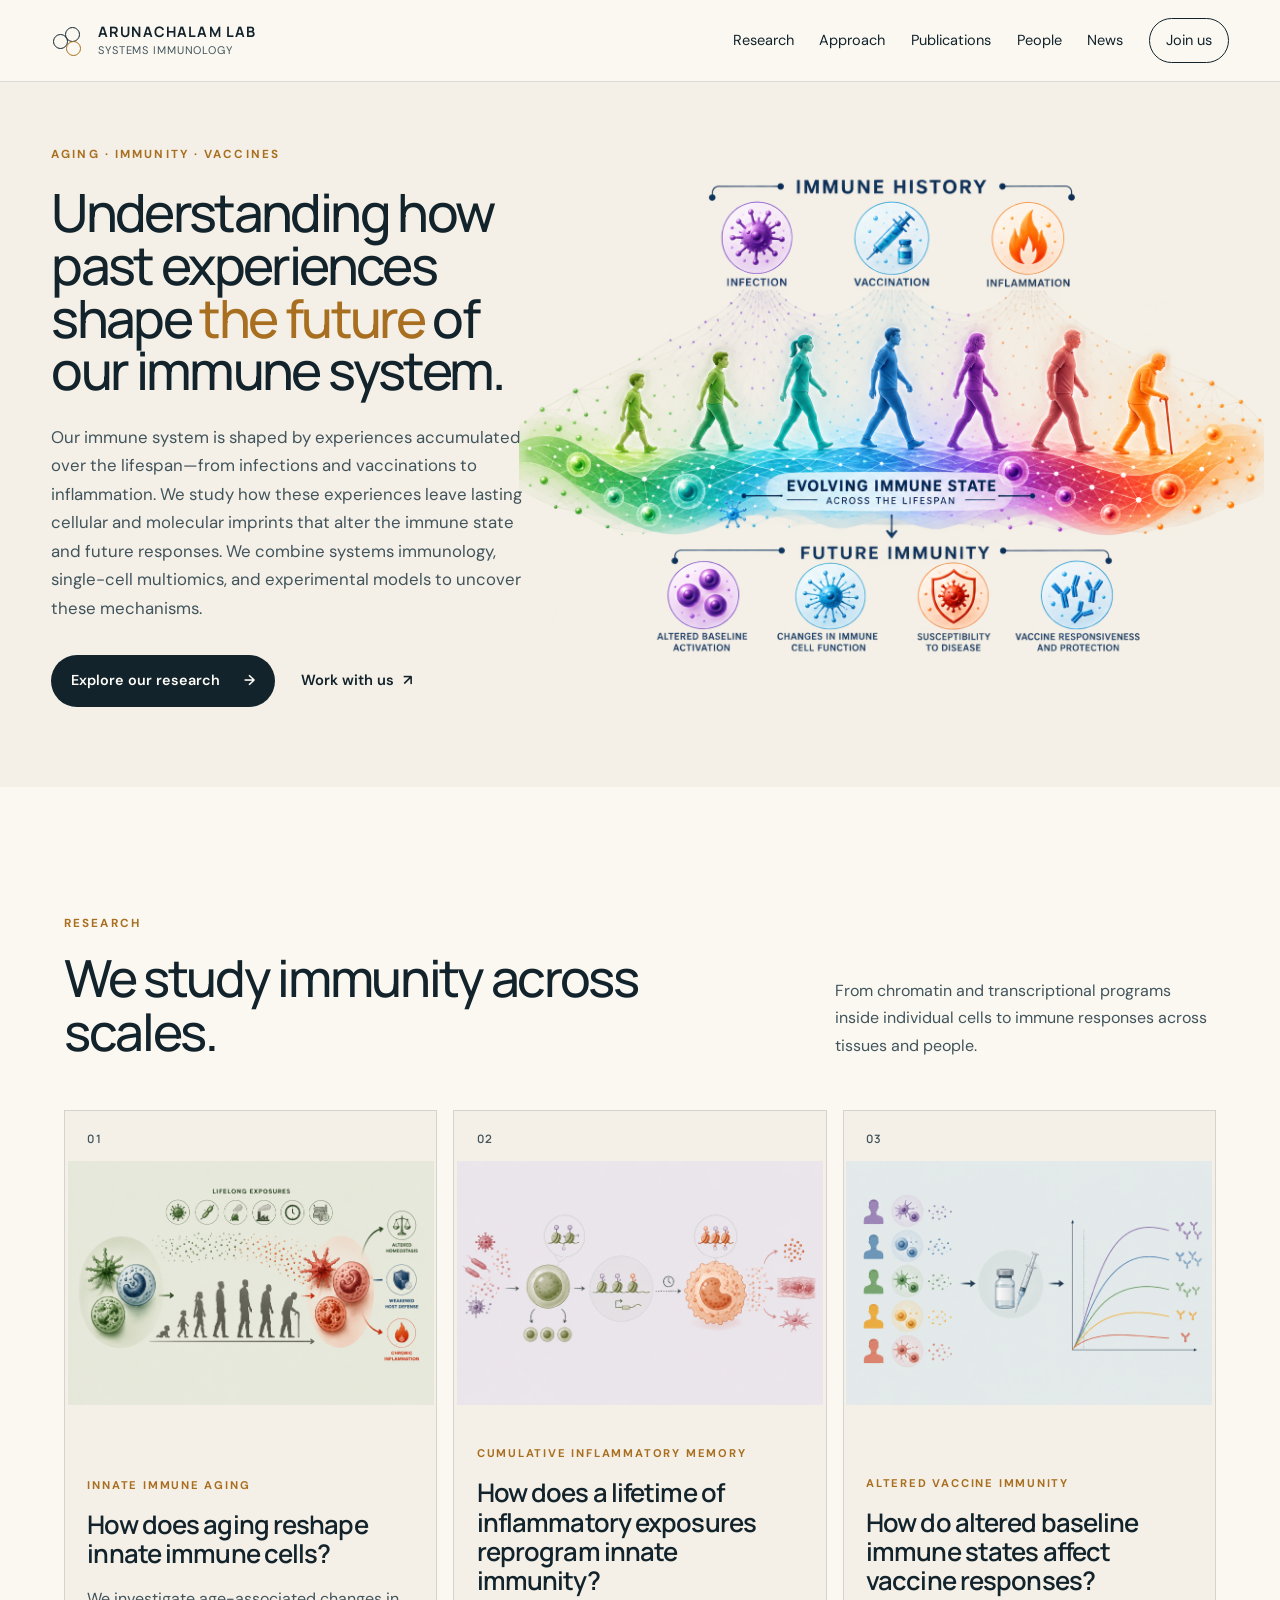
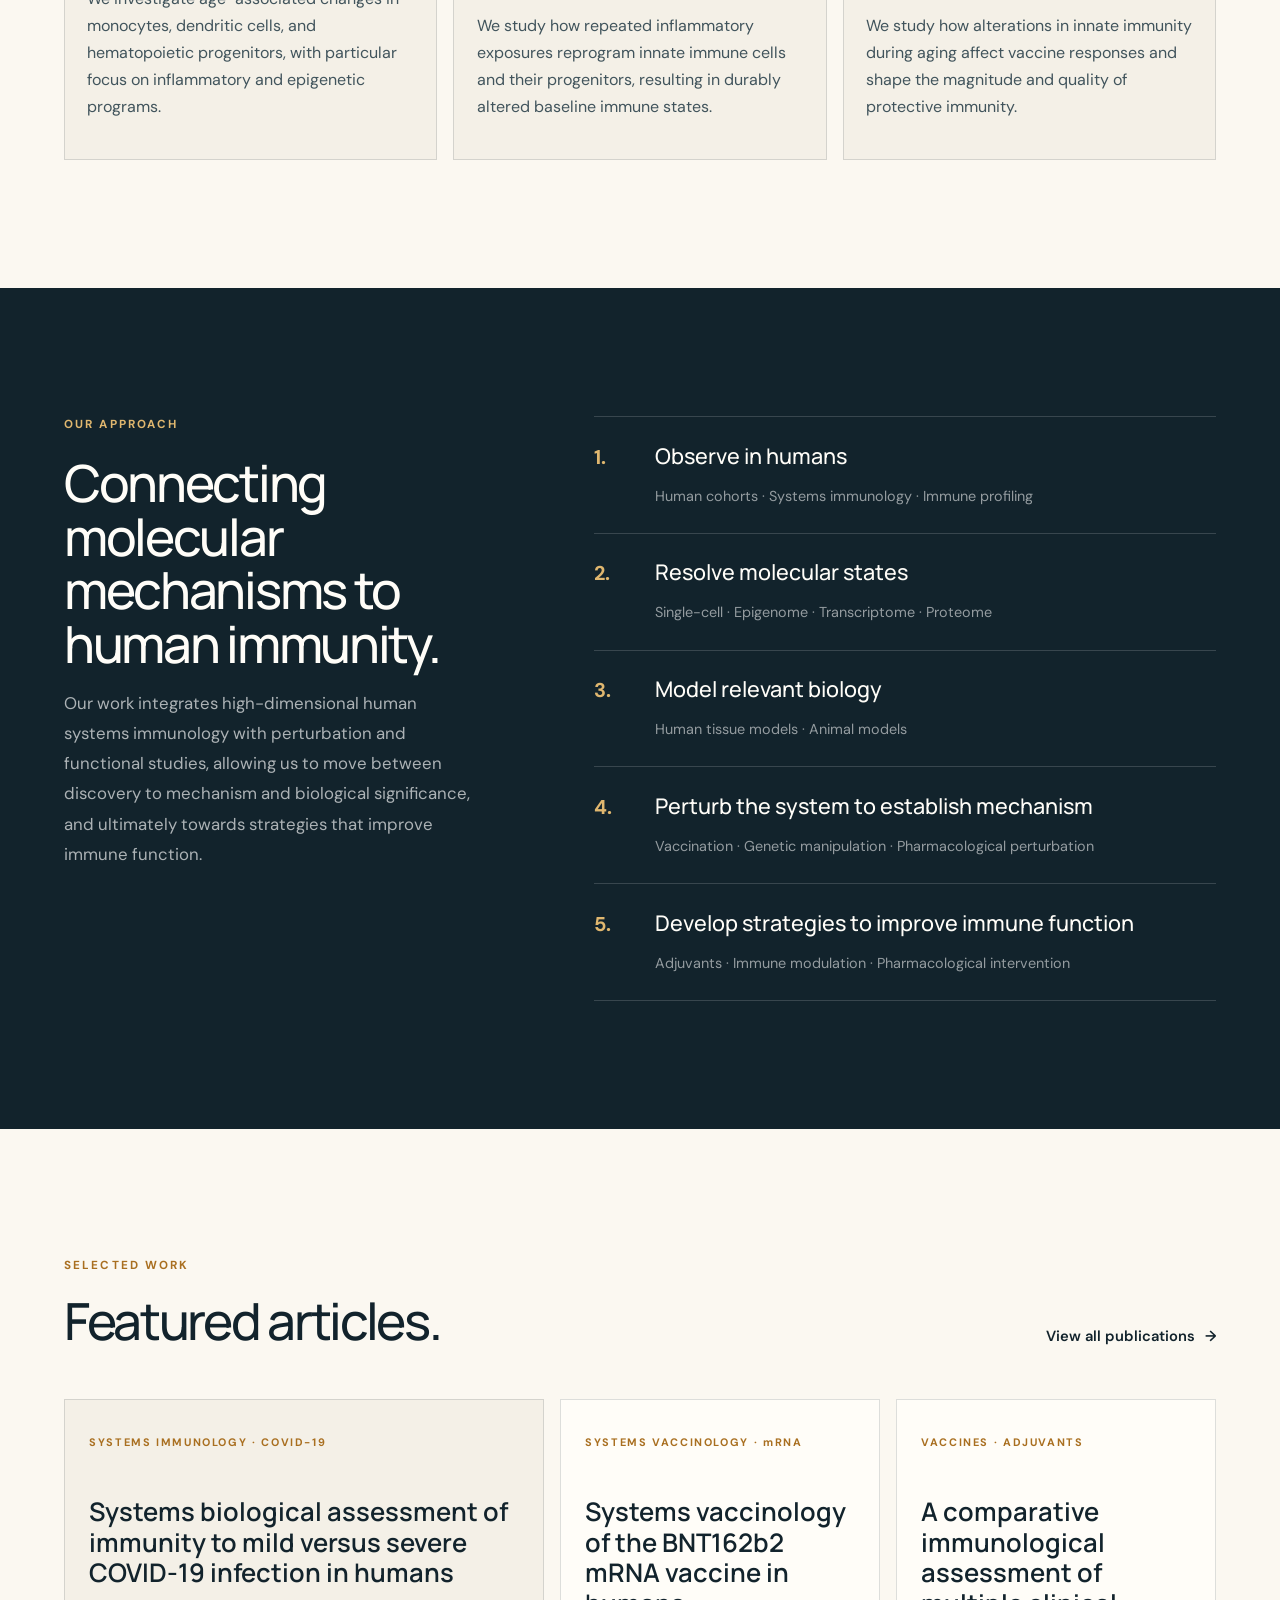
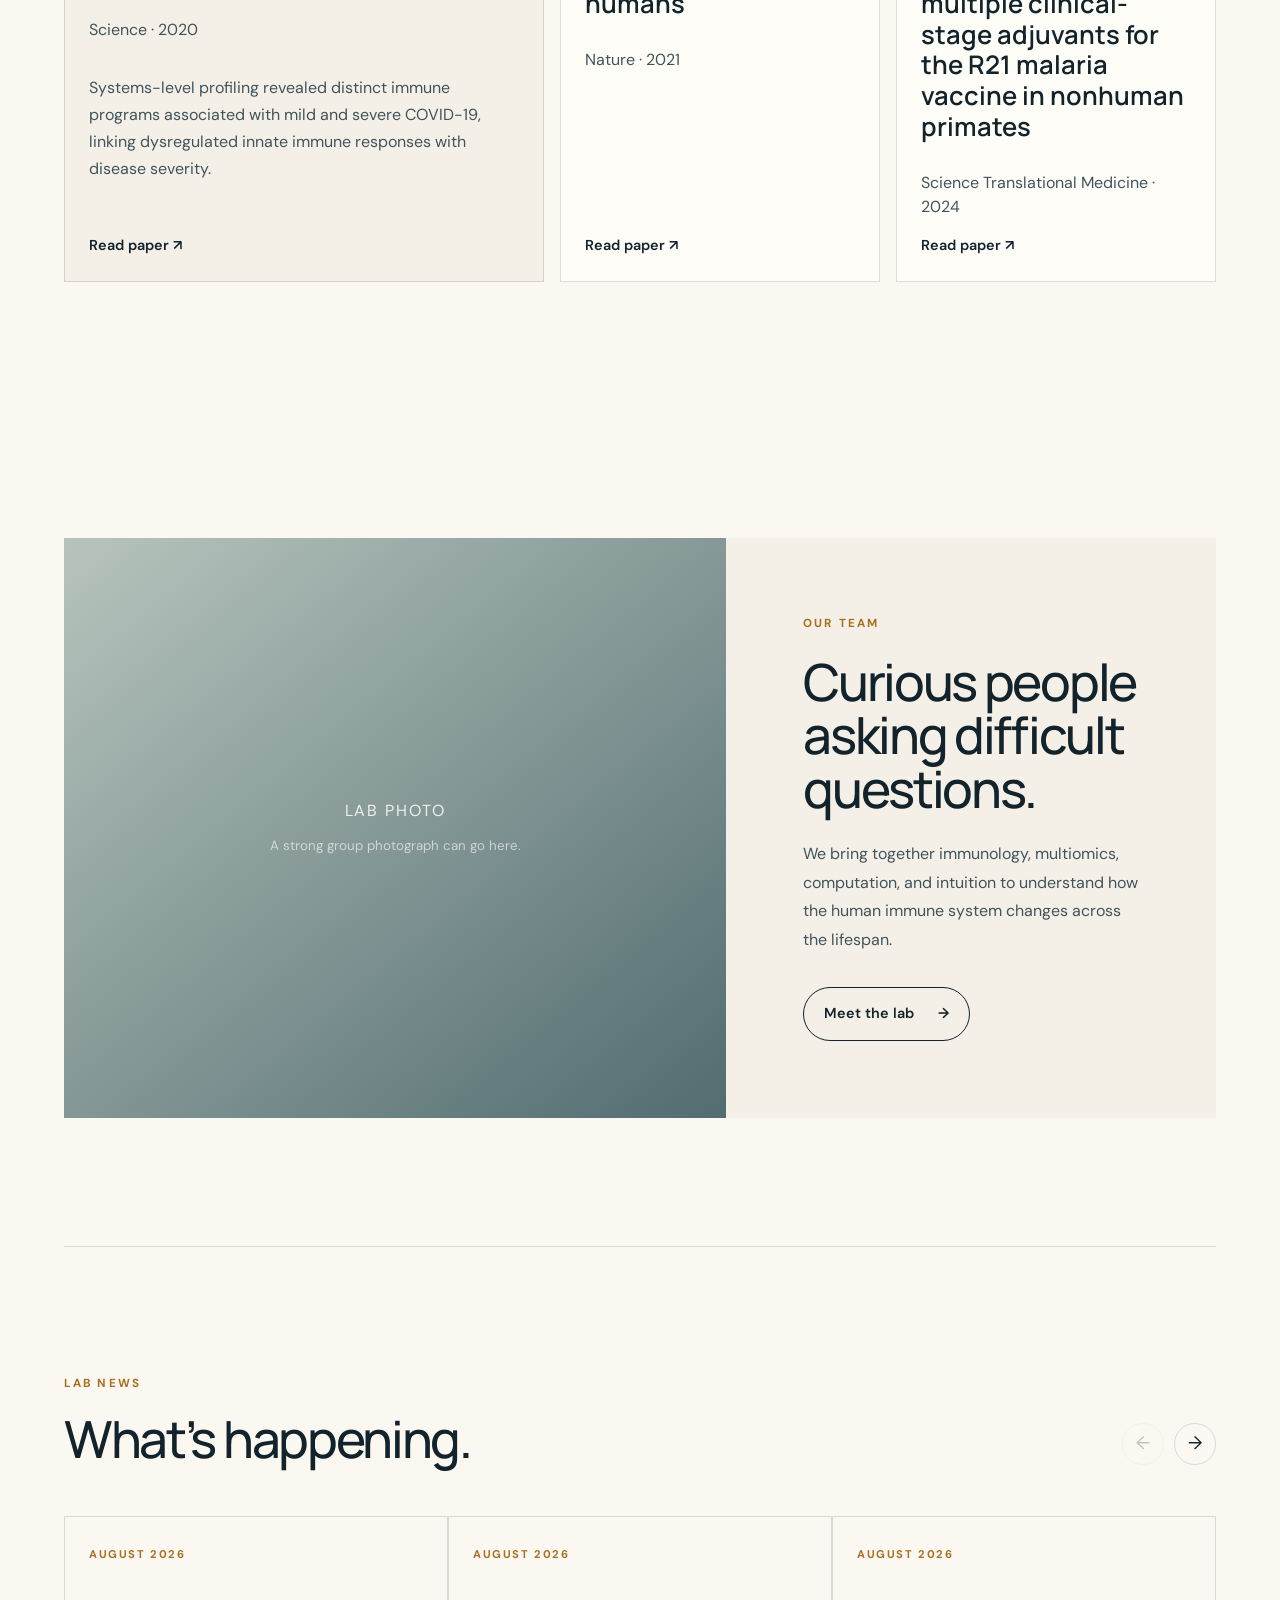
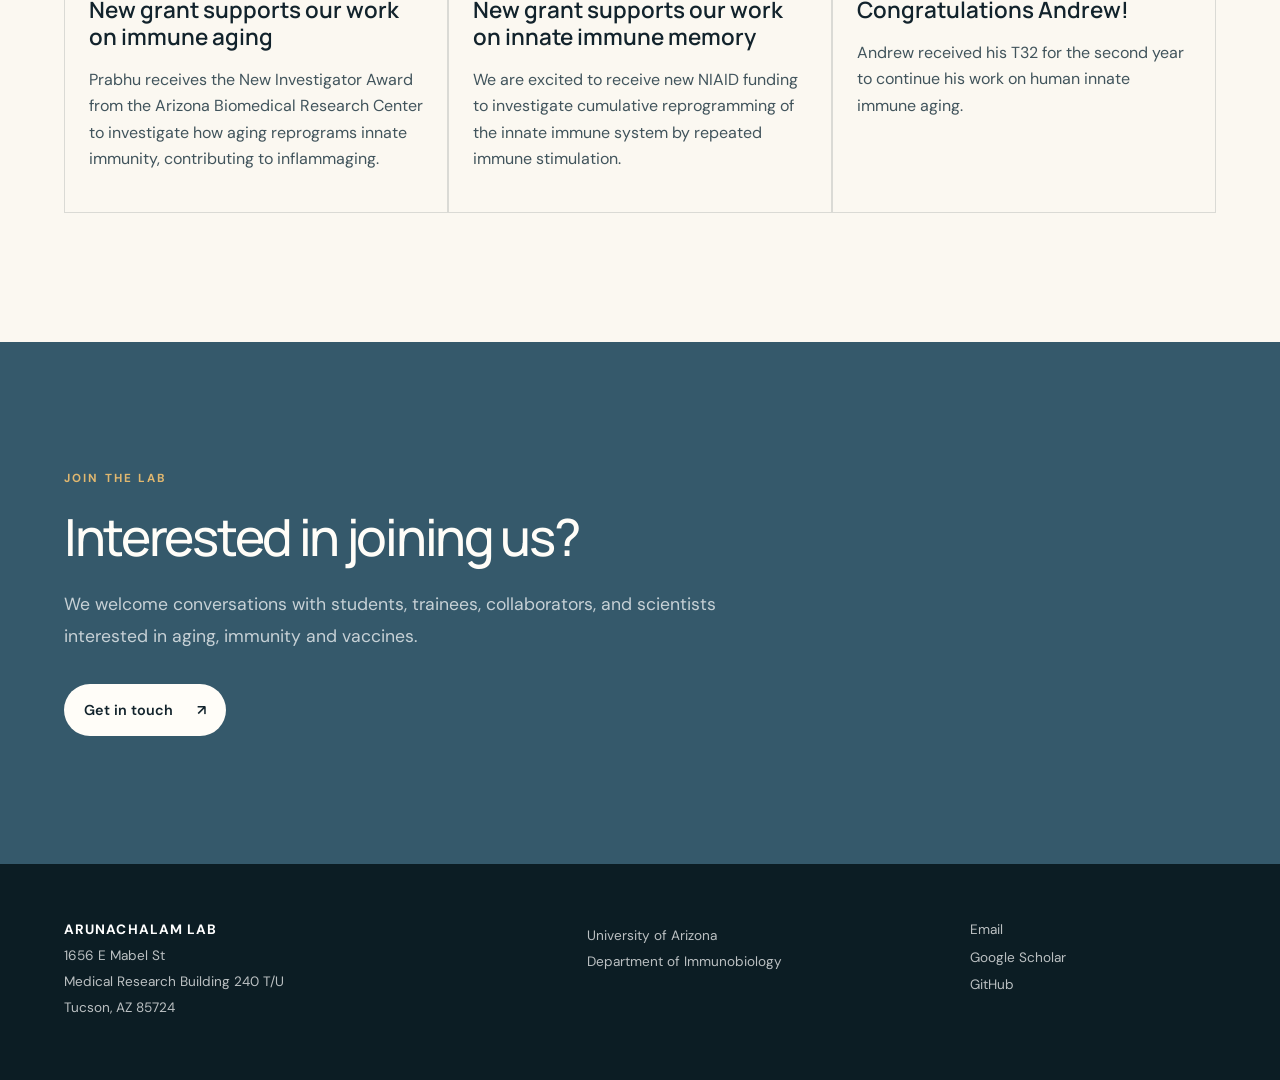
<file: index.html>
<!DOCTYPE html>
<html lang="en">
<head>
  <meta charset="UTF-8" />
  <meta name="viewport" content="width=device-width, initial-scale=1.0" />
  <meta name="description" content="Arunachalam Lab — systems immunology of aging, innate immunity, and vaccination." />
  <title>Arunachalam Lab | Systems Immunology of Aging & Vaccination</title>
  <link rel="preconnect" href="https://fonts.googleapis.com">
  <link rel="preconnect" href="https://fonts.gstatic.com" crossorigin>
  <link href="https://fonts.googleapis.com/css2?family=DM+Sans:wght@400;500;600;700&family=Manrope:wght@400;500;600;700&display=swap" rel="stylesheet">
  <link rel="stylesheet" href="styles.css" />
</head>
<body>
  <header class="site-header" id="top">
  <a class="brand" href="#top" aria-label="Arunachalam Lab home">
    <span class="brand-mark" aria-hidden="true">
      <span></span><span></span><span></span>
    </span>
    <span class="brand-copy">
      <strong>ARUNACHALAM LAB</strong>
      <small>SYSTEMS IMMUNOLOGY</small>
    </span>
  </a>

    <button class="menu-toggle" aria-expanded="false" aria-controls="primary-nav">Menu</button>
    <nav id="primary-nav" class="primary-nav" aria-label="Primary navigation">
      <a href="#research">Research</a>
      <a href="#approach">Approach</a>
      <a href="#publications">Publications</a>
      <a href="#people">People</a>
      <a href="#news">News</a>
      <a class="nav-cta" href="#join">Join us</a>
    </nav>
  </header>

  <main>
    <section class="hero">
  <div class="hero-copy">
    <p class="eyebrow">AGING · IMMUNITY · VACCINES</p>

  <h1>
  Understanding how past experiences shape
  <em>the future</em> of our immune system.
  </h1>

   <p class="hero-lede">
  Our immune system is shaped by experiences accumulated over the lifespan—from infections and vaccinations to inflammation. We study how these experiences leave lasting cellular and molecular imprints that alter the immune state and future responses. We combine systems immunology, single-cell multiomics, and experimental models to uncover these mechanisms.
</p>

    <div class="hero-actions">
      <a class="button button-primary" href="#research">
        Explore our research <span>→</span>
      </a>

      <a class="text-link" href="#join">
        Work with us <span>↗</span>
      </a>
    </div>
  </div>

  <div class="hero-visual">
    <img
  src="hero-immune-history-light.png"
  alt="Immune experiences shape an evolving immune state that influences future immunity"
  class="hero-visual-image"
>
  </div>
</section>

    <section id="research" class="research-section section-shell">
      <div class="section-heading">
        <div>
          <p class="section-kicker">RESEARCH</p>
          <h2>We study immunity across scales.</h2>
        </div>
        <p>From chromatin and transcriptional programs inside individual cells to immune responses across tissues and people.</p>
      </div>

      <div class="research-grid">
        <article class="research-card card-aging">
          <div class="card-number">01</div>
          <div class="card-art card-image-art">
  <img src="Immune_Aging_2.png"
     alt="Immune aging across the lifespan showing lifelong exposures and changes in innate immunity">
</div>
          <div class="card-copy">
            <p class="card-label">INNATE IMMUNE AGING</p>
            <h3>How does aging reshape innate immune cells?</h3>
            <p>We investigate age-associated changes in monocytes, dendritic cells, and hematopoietic progenitors, with particular focus on inflammatory and epigenetic programs.</p>
          </div>
        </article>

        <article class="research-card card-memory">
          <div class="card-number">02</div>
          <div class="card-art card-image-art">
  <img
    src="Inflammatory_Memory_3.png"
    alt="Inflammatory exposures reprogram innate immune cells and progenitors, leading to persistent altered innate immune states"
  >
  </div>
          <div class="card-copy">
            <p class="card-label">CUMULATIVE INFLAMMATORY MEMORY</p>
            <h3>How does a lifetime of inflammatory exposures reprogram innate immunity?</h3>
            <p>We study how repeated inflammatory exposures reprogram innate immune cells and their progenitors, resulting in durably altered baseline immune states.</p>
          </div>
        </article>

        <article class="research-card card-vaccine">
  <div class="card-number">03</div>

  <div class="card-art card-image-art">
    <img
      src="Vaccine_immunity_2.png"
      alt="Different baseline innate immune states leading to different vaccine responses"
    >
  </div>

  <div class="card-copy">
    <p class="card-label">ALTERED VACCINE IMMUNITY</p>
    <h3>How do altered baseline immune states affect vaccine responses?</h3>
    <p>We study how alterations in innate immunity during aging affect vaccine responses and shape the magnitude and quality of protective immunity.</p>
  </div>
</article>
      </div>
    </section>

    <section id="approach" class="approach-section">
      <div class="section-shell approach-inner">
        <div class="approach-copy">
          <p class="section-kicker light">OUR APPROACH</p>
          <h2>Connecting molecular mechanisms to human immunity.</h2>
          <p>Our work integrates high-dimensional human systems immunology with perturbation and functional studies, allowing us to move between discovery to mechanism and biological significance, and ultimately towards strategies that improve immune function.</p>
        </div>
      <div class="approach-list">
  <div><span>1.</span><strong>Observe in humans</strong><small>Human cohorts · Systems immunology · Immune profiling</small></div>
  <div><span>2.</span><strong>Resolve molecular states</strong><small>Single-cell · Epigenome · Transcriptome · Proteome</small></div>
  <div><span>3.</span><strong>Model relevant biology</strong><small>Human tissue models · Animal models</small></div>
  <div><span>4.</span><strong>Perturb the system to establish mechanism</strong><small>Vaccination · Genetic manipulation · Pharmacological perturbation</small></div>
  <div><span>5.</span><strong>Develop strategies to improve immune function</strong><small>Adjuvants · Immune modulation · Pharmacological intervention</small></div>
</div>
      </div>
    </section>

    <section id="publications" class="publications-section section-shell">
  <div class="section-heading publications-heading">
    <div>
      <p class="section-kicker">SELECTED WORK</p>
      <h2>Featured articles.</h2>
    </div>
    <a class="text-link dark"
   href="https://pubmed.ncbi.nlm.nih.gov/?term=Prabhu+S+Arunachalam&sort=date"
   target="_blank"
   rel="noopener">
   View all publications <span>→</span>
  </a>
  </div>

  <div class="publication-grid">

    <article class="publication-card featured">
      <p class="pub-type">SYSTEMS IMMUNOLOGY · COVID-19</p>

      <h3>Systems biological assessment of immunity to mild versus severe COVID-19 infection in humans</h3>

      <p class="pub-meta">Science · 2020</p>

      <p class="pub-summary">
        Systems-level profiling revealed distinct immune programs associated with mild and severe COVID-19, linking dysregulated innate immune responses with disease severity.
      </p>

      <a href="https://www.science.org/doi/10.1126/science.abc6261"
         target="_blank"
         rel="noopener">
        Read paper ↗
      </a>
    </article>

    <article class="publication-card">
      <p class="pub-type">SYSTEMS VACCINOLOGY · mRNA</p>

      <h3>Systems vaccinology of the BNT162b2 mRNA vaccine in humans</h3>

      <p class="pub-meta">Nature · 2021</p>

      <a href="https://www.nature.com/articles/s41586-021-03791-x"
         target="_blank"
         rel="noopener">
        Read paper ↗
      </a>
    </article>

    <article class="publication-card">
      <p class="pub-type">VACCINES · ADJUVANTS</p>

      <h3>A comparative immunological assessment of multiple clinical-stage adjuvants for the R21 malaria vaccine in nonhuman primates</h3>

      <p class="pub-meta">Science Translational Medicine · 2024</p>

      <a href="https://www.science.org/doi/10.1126/scitranslmed.adn6605"
         target="_blank"
         rel="noopener">
        Read paper ↗
      </a>
    </article>

  </div>
</section>

    <section id="people" class="people-section section-shell">
      <div class="people-panel">
        <div class="people-placeholder" role="img" aria-label="Placeholder for a future lab group photograph">
          <span>LAB PHOTO</span>
          <small>A strong group photograph can go here.</small>
        </div>
        <div class="people-copy">
          <p class="section-kicker">OUR TEAM</p>
          <h2>Curious people asking difficult questions.</h2>
          <p>We bring together immunology, multiomics, computation, and intuition to understand how the human immune system changes across the lifespan.</p>
          <a class="button button-outline" href="people.html">
          Meet the lab <span>→</span>
          </a>
        </div>
      </div>
    </section>

    <section id="news" class="news-section section-shell">

  <div class="section-heading news-heading">
    <div>
      <p class="section-kicker">LAB NEWS</p>
      <h2>What’s happening.</h2>
    </div>

    <div class="news-controls" aria-label="News navigation">
      <button class="news-arrow news-prev" type="button" aria-label="Previous news">
        ←
      </button>
      <button class="news-arrow news-next" type="button" aria-label="Next news">
        →
      </button>
    </div>
  </div>

  <div class="news-slider">

    <div class="news-grid">

      <article>
        <time>AUGUST 2026</time>
        <h3>New grant supports our work on immune aging</h3>
        <p>Prabhu receives the New Investigator Award from the Arizona Biomedical Research Center to investigate how aging reprograms innate immunity, contributing to inflammaging.</p>
      </article>

      <article>
        <time>AUGUST 2026</time>
        <h3>New grant supports our work on innate immune memory</h3>
        <p>We are excited to receive new NIAID funding to investigate cumulative reprogramming of the innate immune system by repeated immune stimulation.</p>
      </article>

      <article>
        <time>AUGUST 2026</time>
        <h3>Congratulations Andrew!</h3>
        <p>Andrew received his T32 for the second year to continue his work on human innate immune aging.</p>
      </article>

      <article>
        <time>MAY 2026</time>
        <h3>Andrea is a Yale Biomed AMGEN scholar</h3>
        <p>Congratulations on being selected for this prestigious fellowship. Have a great summaer at Yale.</p>
      </article>
      
      <article>
        <time>MAY 2026</time>
        <h3>Congratulations Andrea!</h3>
        <p>Andrea received the Galileo Circle Scholarship and the 2026 CBC Outstanding Biochemistry Junior Award. Way to go, Andrea!</p>
      </article>

      <article>
        <time>NOVEMBER 2025</time>
        <h3>Congratulations Andrew!</h3>
        <p>Andrew receives the Outstanding Graduate Research in Translational Science Award at the Hallmarks of Aging research forum, The University of Arizona.</p>
      </article>

      </div>

  </div>

</section>

    <section id="join" class="join-section">
      <div class="section-shell join-inner">
        <p class="section-kicker light">JOIN THE LAB</p>
        <h2>Interested in joining us?</h2>
        <p>We welcome conversations with students, trainees, collaborators, and scientists interested in aging, immunity and vaccines.</p>
        <a class="button button-light" href="mailto:prabhusa@arizona.edu">Get in touch <span>↗</span></a>
      </div>
    </section>
  </main>

  <footer class="site-footer">
    <div>
      <strong>ARUNACHALAM LAB</strong>
      <p>1656 E Mabel St</p>
      <p>Medical Research Building 240 T/U</p>
      <p>Tucson, AZ 85724</p>
    </div>
    <div>
      <p>University of Arizona</p>
      <p>Department of Immunobiology</p>
    </div>
    <div>
      <a href="mailto:prabhusa@arizona.edu">Email</a>
      <a href="https://scholar.google.com/citations?user=6uu8mVAAAAAJ&hl=en&oi=ao">Google Scholar</a>
      <a href="#">GitHub</a>
    </div>
  </footer>

  <script src="script.js"></script>
</body>
</html>
</file>
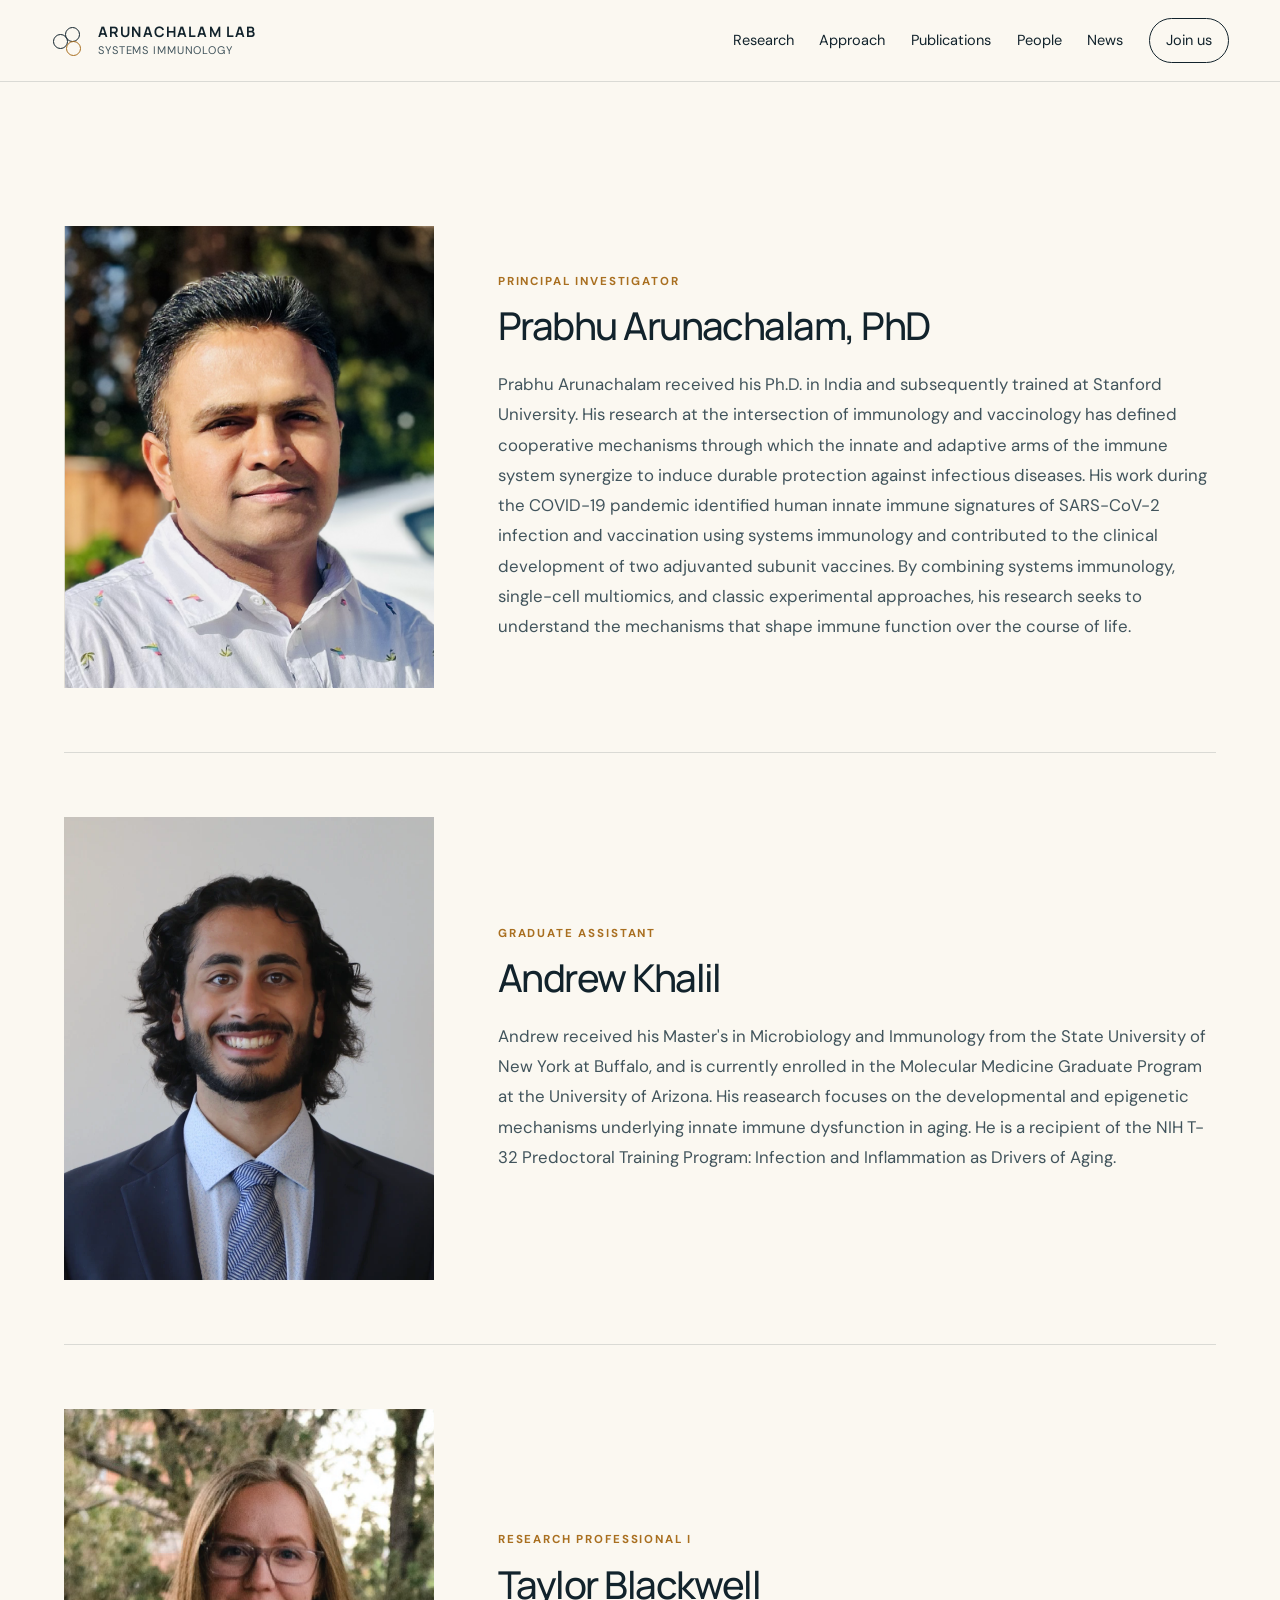
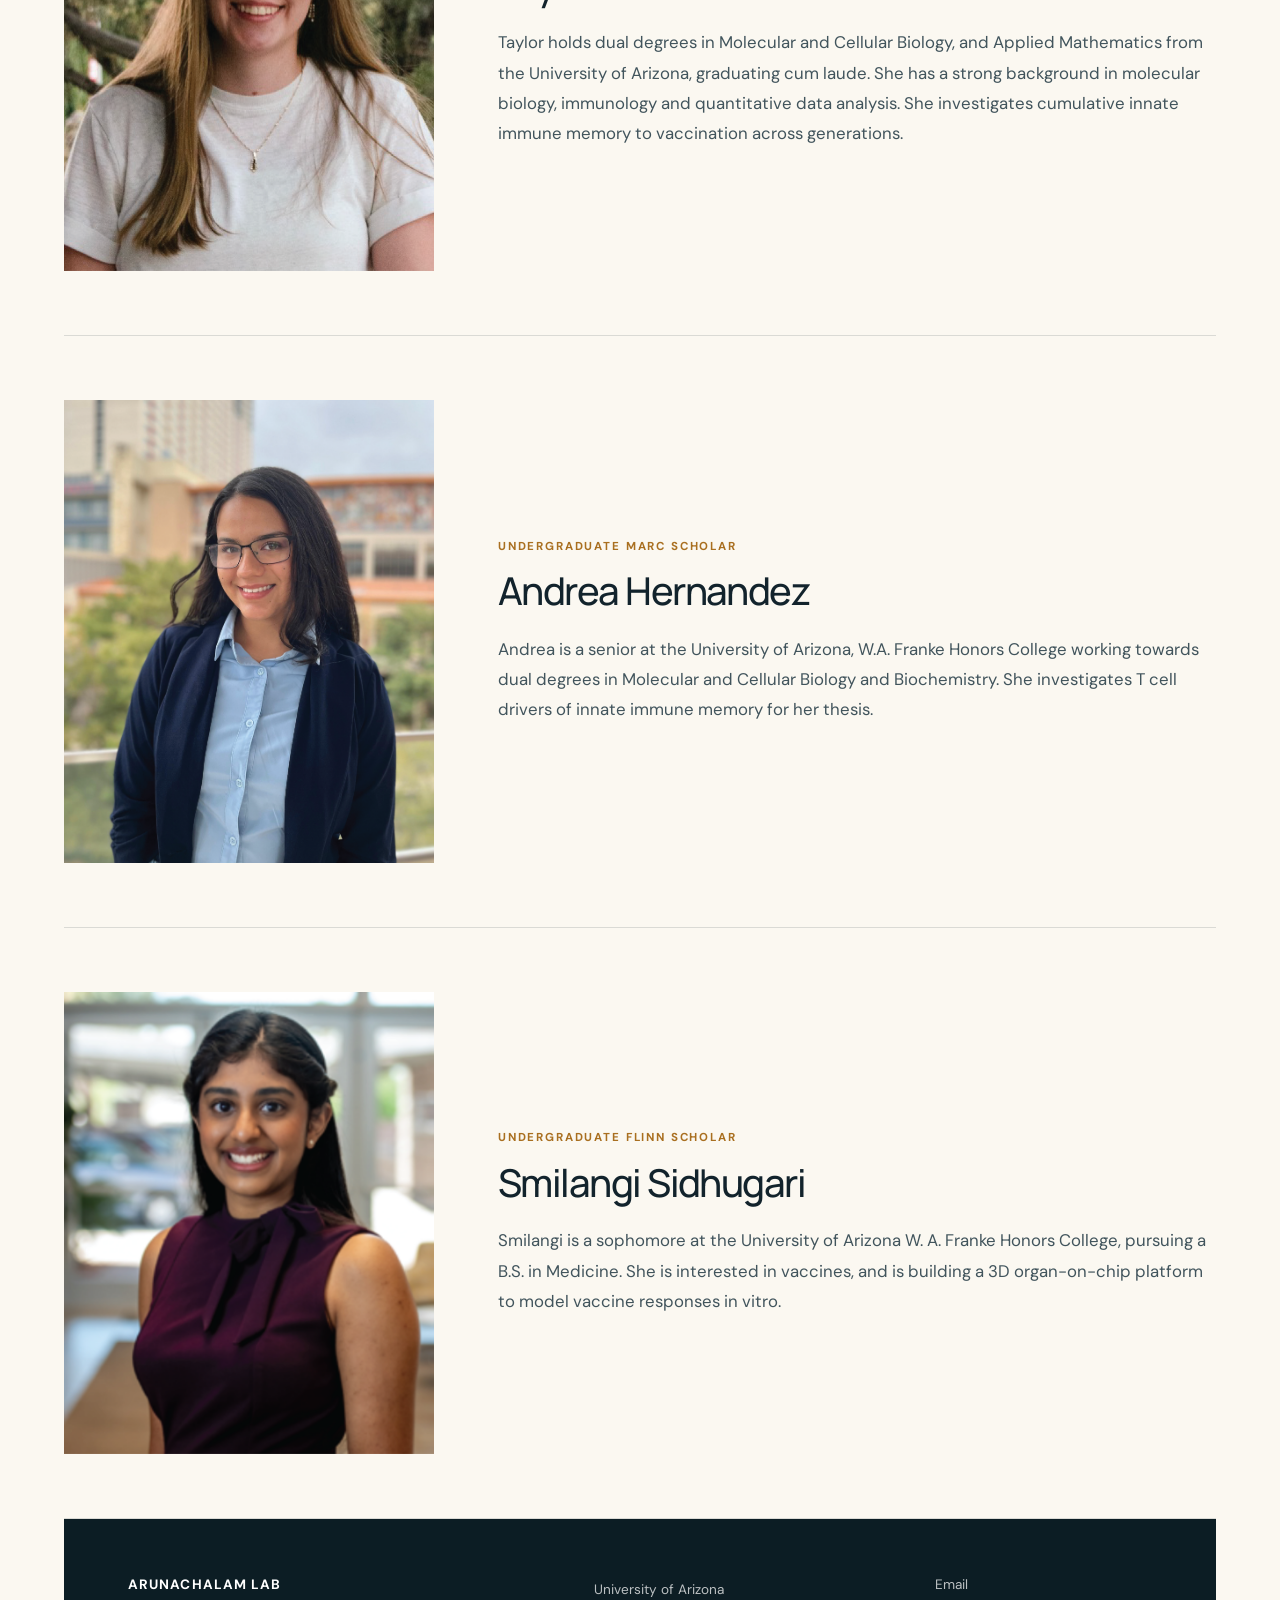
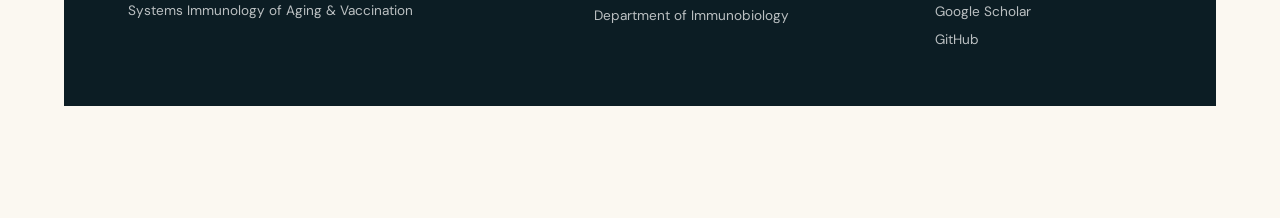
<file: people.html>
<!DOCTYPE html>
<html lang="en">

<head>
  <meta charset="UTF-8" />
  <meta name="viewport" content="width=device-width, initial-scale=1.0" />

  <meta
    name="description"
    content="People — Arunachalam Lab, University of Arizona."
  />

  <title>People | Arunachalam Lab</title>

  <link rel="preconnect" href="https://fonts.googleapis.com">
  <link rel="preconnect" href="https://fonts.gstatic.com" crossorigin>

  <link
    href="https://fonts.googleapis.com/css2?family=DM+Sans:wght@400;500;600;700&family=Manrope:wght@400;500;600;700&display=swap"
    rel="stylesheet"
  >

  <link rel="stylesheet" href="styles.css" />
</head>


<body>

  <!-- ================= HEADER ================= -->

  <header class="site-header" id="top">

    <a class="brand" href="index.html" aria-label="Arunachalam Lab home">

      <span class="brand-mark" aria-hidden="true">
        <span></span>
        <span></span>
        <span></span>
      </span>

      <span class="brand-copy">
        <strong>ARUNACHALAM LAB</strong>
        <small>SYSTEMS IMMUNOLOGY</small>
      </span>

    </a>


    <button
      class="menu-toggle"
      aria-expanded="false"
      aria-controls="primary-nav"
    >
      Menu
    </button>


    <nav
      id="primary-nav"
      class="primary-nav"
      aria-label="Primary navigation"
    >

      <a href="index.html#research">Research</a>

      <a href="index.html#approach">Approach</a>

      <a href="index.html#publications">Publications</a>

      <a href="people.html">People</a>

      <a href="index.html#news">News</a>

      <a class="nav-cta" href="index.html#join">Join us</a>

    </nav>

  </header>


  <!-- ================= MAIN ================= -->

  <main class="people-page">


    <!-- ================= PEOPLE ================= -->

    <section class="people-list section-shell">


      <!-- PRABHU ARUNACHALAM -->

      <article class="person-row">

        <div class="person-photo">
        <img src="PRABHU_Headshot.png" alt="Prabhu Arunachalam">
        </div>

        <div class="person-info">

          <p class="person-role">
            PRINCIPAL INVESTIGATOR
          </p>

          <h2>Prabhu Arunachalam, PhD</h2>

          <p>
          Prabhu Arunachalam received his Ph.D. in India and subsequently trained at Stanford University. His research at the intersection of immunology and vaccinology has defined cooperative mechanisms through which the innate and adaptive arms of the immune system synergize to induce durable protection against infectious diseases. His work during the COVID-19 pandemic identified human innate immune signatures of SARS-CoV-2 infection and vaccination using systems immunology and contributed to the clinical development of two adjuvanted subunit vaccines.

          By combining systems immunology, single-cell multiomics, and classic experimental approaches, his research seeks to understand the mechanisms that shape immune function over the course of life.
          </p>

        </div>

      </article>



      <!-- PERSON 2 -->

      <article class="person-row">

       <div class="person-photo">
        <img src="andrew_khalil.png" alt="Andrew Khalil">
        </div>

        <div class="person-info">

          <p class="person-role">
            GRADUATE ASSISTANT
          </p>

          <h2>Andrew Khalil</h2>

          <p>
            Andrew received his Master's in Microbiology and Immunology from the State University of New York at Buffalo, and is currently enrolled in the Molecular Medicine Graduate Program at the University of Arizona.
            His reasearch focuses on the developmental and epigenetic mechanisms underlying innate immune dysfunction in aging. He is a recipient of the NIH T-32 Predoctoral Training Program: Infection and Inflammation as 
            Drivers of Aging.
          </p>

        </div>

      </article>



      <!-- PERSON 3 -->

      <article class="person-row">

        <div class="person-photo">
        <img src="Taylor.png" alt="Taylor Blackwell">
        </div>

        <div class="person-info">

          <p class="person-role">
            RESEARCH PROFESSIONAL I
          </p>

          <h2>Taylor Blackwell</h2>

          <p>
            Taylor holds dual degrees in Molecular and Cellular Biology, and Applied Mathematics from the University of Arizona, graduating cum laude. 
            She has a strong background in molecular biology, immunology and quantitative data analysis. She investigates cumulative innate immune memory
            to vaccination across generations.
          </p>

        </div>

      </article>



      <!-- PERSON 4 -->

      <article class="person-row">

        <div class="person-photo">
        <img src="Andrea.png" alt="Andrea Hernandez">
        </div>

        <div class="person-info">

          <p class="person-role">
            UNDERGRADUATE MARC SCHOLAR
          </p>

          <h2>Andrea Hernandez</h2>

          <p>
            Andrea is a senior at the University of Arizona, W.A. Franke Honors College working towards dual degrees in Molecular and Cellular Biology and Biochemistry.
            She investigates T cell drivers of innate immune memory for her thesis. 
          </p>

        </div>

      </article>



      <!-- PERSON 5 -->

      <article class="person-row">

        <div class="person-photo">
        <img src="Smilangi.png" alt="Smilangi Sidhugari">
        </div>

        <div class="person-info">

          <p class="person-role">
            UNDERGRADUATE FLINN SCHOLAR
          </p>

          <h2>Smilangi Sidhugari</h2>

          <p>
            Smilangi is a sophomore at the University of Arizona W. A. Franke Honors College, pursuing a B.S. in Medicine. She is interested in vaccines,
            and is building a 3D organ-on-chip platform to model vaccine responses in vitro.
          </p>

        </div>

      </article>



  <!-- ================= FOOTER ================= -->

  <footer class="site-footer">

    <div>
      <strong>ARUNACHALAM LAB</strong>
      <p>Systems Immunology of Aging &amp; Vaccination</p>
    </div>

    <div>
      <p>University of Arizona</p>
      <p>Department of Immunobiology</p>
    </div>

    <div>
      <a href="mailto:your-email@arizona.edu">Email</a>
      <a href="#">Google Scholar</a>
      <a href="#">GitHub</a>
    </div>

  </footer>


  <script src="script.js"></script>

</body>

</html>
</file>
<file: styles.css>
:root {
  --ink: #12232c;
  --ink-soft: #41545c;
  --paper: #f4f0e7;
  --paper-2: #fbf8f1;
  --gold: #d69b3a;
  --gold-deep: #a96f20;
  --sage: #93a994;
  --blue: #35596b;
  --line: rgba(18, 35, 44, 0.14);
  --white: #fffdf8;
  --max: 1240px;
}

* { box-sizing: border-box; }
html { scroll-behavior: smooth; }
body {
  margin: 0;
  color: var(--ink);
  background: var(--paper-2);
  font-family: "DM Sans", system-ui, -apple-system, BlinkMacSystemFont, "Segoe UI", sans-serif;
  line-height: 1.5;
}

a { color: inherit; text-decoration: none; }
button { font: inherit; }

.site-header {
  min-height: 82px;
  padding: 0 4vw;
  display: flex;
  align-items: center;
  justify-content: space-between;
  gap: 2rem;
  border-bottom: 1px solid var(--line);
  background: rgba(251, 248, 241, 0.94);
  backdrop-filter: blur(16px);
  position: sticky;
  top: 0;
  z-index: 50;
}

.brand { display: flex; align-items: center; gap: 0.8rem; }
.brand-copy { display: flex; flex-direction: column; line-height: 1.05; }
.brand-copy strong { font: 700 0.9rem/1.1 "Manrope", sans-serif; letter-spacing: 0.08em; }
.brand-copy small { margin-top: 0.34rem; color: var(--ink-soft); font-size: 0.69rem; letter-spacing: 0.08em; text-transform: uppercase; }
.brand-mark { width: 34px; height: 34px; position: relative; display: inline-block; }
.brand-mark span { position: absolute; width: 15px; height: 15px; border: 1.5px solid var(--ink); border-radius: 50%; }
.brand-mark span:nth-child(1) { left: 2px; top: 10px; }
.brand-mark span:nth-child(2) { left: 14px; top: 3px; }
.brand-mark span:nth-child(3) { left: 15px; top: 17px; border-color: var(--gold-deep); }

.primary-nav { display: flex; align-items: center; gap: clamp(1rem, 2vw, 2rem); font-size: 0.91rem; }
.primary-nav a { transition: opacity 180ms ease; }
.primary-nav a:hover { opacity: 0.6; }
.nav-cta { border: 1px solid var(--ink); padding: 0.65rem 1rem; border-radius: 999px; }
.menu-toggle { display: none; border: 0; background: none; cursor: pointer; }

.hero {
  min-height: calc(100vh - 82px);
  display: grid;
  grid-template-columns: minmax(0, 1.05fr) minmax(390px, 0.95fr);
  align-items: stretch;
  background: var(--paper);
}

.hero-copy { padding: clamp(4rem, 8vw, 8.2rem) 5vw clamp(4rem, 7vw, 7rem) max(5vw, calc((100vw - var(--max))/2)); display: flex; flex-direction: column; justify-content: center; }
.eyebrow, .section-kicker { margin: 0 0 1.4rem; font-size: 0.73rem; font-weight: 700; letter-spacing: 0.18em; color: var(--gold-deep); }
.hero h1 { max-width: 760px; margin: 0; font: 500 clamp(3.5rem, 6vw, 6.8rem)/0.96 "Manrope", sans-serif; letter-spacing: -0.055em; }
.hero h1 em { color: var(--gold-deep); font-style: normal; }
.hero-lede { max-width: 680px; margin: 2rem 0 0; color: var(--ink-soft); font-size: clamp(1.05rem, 1.3vw, 1.27rem); line-height: 1.7; }
.hero-actions { display: flex; align-items: center; gap: 1.6rem; margin-top: 2rem; }
.button { display: inline-flex; gap: 1.5rem; align-items: center; justify-content: center; width: fit-content; padding: 0.95rem 1.25rem; border-radius: 999px; font-size: 0.9rem; font-weight: 600; }
.button-primary { background: var(--ink); color: var(--white); }
.button-outline { border: 1px solid var(--ink); }
.button-light { background: var(--white); color: var(--ink); }
.text-link { font-size: 0.92rem; font-weight: 600; }
.text-link span { margin-left: 0.35rem; }

.hero-visual { min-height: 640px; position: relative; overflow: hidden; background: linear-gradient(145deg, #1a3340 0%, #254a58 55%, #6f806f 100%); }
.hero-visual::after { content: ""; position: absolute; inset: 0; background-image: radial-gradient(rgba(255,255,255,0.28) 0.7px, transparent 0.7px); background-size: 24px 24px; opacity: 0.22; }
.orb { position: absolute; border-radius: 50%; box-shadow: inset -28px -25px 60px rgba(0,0,0,0.16), 0 25px 70px rgba(0,0,0,0.2); z-index: 2; }
.orb::before { content: ""; position: absolute; inset: 14%; border: 1px solid rgba(255,255,255,0.25); border-radius: inherit; }
.orb-large { width: 44%; aspect-ratio: 1; left: 24%; top: 24%; background: radial-gradient(circle at 35% 30%, #f0bd62, #bf7b2f 48%, #704824 100%); }
.orb-medium { width: 22%; aspect-ratio: 1; left: 8%; bottom: 13%; background: radial-gradient(circle at 35% 30%, #c9dbc4, #75947f 58%, #435d52); }
.orb-small { width: 14%; aspect-ratio: 1; right: 9%; top: 16%; background: radial-gradient(circle at 35% 30%, #d8e6e0, #7898a0 62%, #435c68); }
.network { position: absolute; border: 1px solid rgba(255,255,255,0.35); border-radius: 50%; z-index: 1; }
.network::before, .network::after { content: ""; position: absolute; background: rgba(255,255,255,0.45); height: 1px; transform-origin: left center; }
.network-a { width: 58%; aspect-ratio: 1; right: -14%; bottom: -10%; }
.network-a::before { width: 70%; left: -20%; top: 32%; transform: rotate(26deg); }
.network-a::after { width: 52%; left: 4%; top: 14%; transform: rotate(118deg); }
.network-b { width: 26%; aspect-ratio: 1; left: -6%; top: 4%; }
.network-b::before { width: 110%; left: 32%; top: 70%; transform: rotate(18deg); }
.micro-dot { position: absolute; width: 8px; height: 8px; border: 1px solid rgba(255,255,255,.7); border-radius: 50%; z-index: 3; }
.dot-1 { left: 18%; top: 21%; } .dot-2 { right: 29%; bottom: 24%; } .dot-3 { right: 14%; top: 48%; } .dot-4 { left: 45%; bottom: 11%; }
.visual-label { position: absolute; z-index: 4; padding: 0.45rem 0.7rem; border: 1px solid rgba(255,255,255,.35); border-radius: 999px; color: rgba(255,255,255,.85); font-size: 0.68rem; letter-spacing: .08em; text-transform: uppercase; backdrop-filter: blur(10px); }
.label-1 { left: 13%; top: 15%; } .label-2 { right: 7%; bottom: 15%; } .label-3 { left: 18%; bottom: 7%; }

.section-shell { width: min(var(--max), 90vw); margin: 0 auto; }
.statement { padding: 8rem 0; border-bottom: 1px solid var(--line); }
.statement-grid { display: grid; grid-template-columns: 1fr 1fr; gap: 8vw; }
.statement h2, .section-heading h2, .people-copy h2, .join-inner h2, .approach-copy h2 { margin: 0; font: 500 clamp(2.4rem, 4vw, 4.7rem)/1.05 "Manrope", sans-serif; letter-spacing: -0.045em; }
.statement p { margin: 0; color: var(--ink-soft); font-size: 1.13rem; line-height: 1.8; }

.research-section, .publications-section, .people-section, .news-section { padding: 8rem 0; }
.section-heading { display: grid; grid-template-columns: 1.3fr .7fr; gap: 5vw; align-items: end; margin-bottom: 3.2rem; }
.section-heading > p { margin: 0; color: var(--ink-soft); font-size: 1rem; line-height: 1.7; }
.section-heading .section-kicker { margin-bottom: 1.2rem; }

.research-grid { display: grid; grid-template-columns: repeat(3, 1fr); gap: 1rem; }
.research-card { min-height: 650px; display: grid; grid-template-rows: auto 260px 1fr; padding: 1.4rem; border: 1px solid var(--line); background: var(--paper); overflow: hidden; }
.card-number { font: 600 0.72rem/1 "Manrope", sans-serif; letter-spacing: .12em; color: var(--ink-soft); }
.card-art { position: relative; margin: 1rem -1.4rem 0; overflow: hidden; }
.card-copy { align-self: end; padding-top: 2rem; }
.card-label { margin: 0 0 1rem; color: var(--gold-deep); font-size: .7rem; font-weight: 700; letter-spacing: .16em; }
.card-copy h3 { margin: 0; font: 600 clamp(1.55rem, 2vw, 2.1rem)/1.15 "Manrope", sans-serif; letter-spacing: -.035em; }
.card-copy > p:last-child { color: var(--ink-soft); line-height: 1.7; }
.cell-art { background: #d7ded4; }
.cell-core { position: absolute; width: 150px; height: 150px; border-radius: 52% 48% 44% 56%; background: #c48a37; left: 50%; top: 50%; transform: translate(-50%,-50%); box-shadow: 0 0 0 50px rgba(255,255,255,.18), 0 0 0 88px rgba(53,89,107,.10); }
.cell-ring { position: absolute; left: 50%; top: 50%; border: 1px solid rgba(18,35,44,.2); border-radius: 50%; transform: translate(-50%,-50%); }
.ring-one { width: 215px; height: 180px; transform: translate(-50%,-50%) rotate(16deg); } .ring-two { width: 250px; height: 235px; transform: translate(-50%,-50%) rotate(-22deg); }
.chromatin-art { background: #dcc9ab; }
.strand { position: absolute; width: 78%; height: 80px; left: 11%; border-top: 2px solid rgba(18,35,44,.5); border-radius: 50%; }
.strand-one { top: 70px; transform: rotate(10deg); } .strand-two { top: 130px; transform: rotate(-9deg); }
.nucleosome { width: 48px; height: 48px; border-radius: 50%; background: var(--blue); position: absolute; box-shadow: inset -9px -8px 20px rgba(0,0,0,.15); }
.n1 { left: 20%; top: 60px; } .n2 { left: 42%; top: 114px; } .n3 { right: 18%; top: 78px; } .n4 { left: 31%; bottom: 26px; background: var(--gold); }
.vaccine-art { background: #c9d6d5; }
.pulse { position: absolute; border: 1px solid rgba(18,35,44,.4); border-radius: 50%; left: 50%; top: 50%; transform: translate(-50%,-50%); }
.p1 { width: 70px; height: 70px; } .p2 { width: 145px; height: 145px; } .p3 { width: 230px; height: 230px; }
.response-node { position: absolute; border-radius: 50%; width: 42px; height: 42px; background: var(--gold); box-shadow: 0 8px 18px rgba(0,0,0,.14); }
.rn1 { left: 20%; top: 28%; } .rn2 { right: 16%; top: 48%; background: var(--sage); } .rn3 { left: 43%; bottom: 15%; background: var(--blue); }

.approach-section { background: var(--ink); color: var(--white); padding: 8rem 0; }
.approach-inner { display: grid; grid-template-columns: .8fr 1.2fr; gap: 9vw; }
.approach-copy > p:last-child { color: rgba(255,255,255,.65); font-size: 1.05rem; line-height: 1.8; max-width: 530px; }
.section-kicker.light { color: #e0b76f; }
.approach-list > div { display: grid; grid-template-columns: 45px 1fr; gap: 1rem; padding: 1.6rem 0; border-top: 0.8px solid rgba(255,255,255,.16); align-items: baseline;}
.approach-list > div:last-child { border-bottom: 1px solid rgba(255,255,255,.16); }
.approach-list span { 
  color: #e0b76f; 
  font-size: 1rem; 
  font-weight: 700; 
  letter-spacing: .14em; 
}
.approach-list strong { font: 500 1.35rem/1.2 "Manrope",sans-serif; }
.approach-list small { grid-column: 2; color: rgba(255,255,255,.55); font-size: .9rem; }

.publications-section { background: var(--paper-2); }
.publications-heading { grid-template-columns: 1fr auto; }
.publication-grid { display: grid; grid-template-columns: 1.5fr 1fr 1fr; gap: 1rem; }
.publication-card { min-height: 360px; border: 1px solid var(--line); padding: 1.5rem; display: flex; flex-direction: column; background: var(--white); }
.publication-card.featured { background: var(--paper); }
.pub-type { color: var(--gold-deep); font-size: .68rem; letter-spacing: .15em; font-weight: 700; }
.publication-card h3 { margin: 2.2rem 0 .8rem; font: 600 clamp(1.45rem, 2vw, 2rem)/1.2 "Manrope",sans-serif; }
.pub-meta, .pub-summary { color: var(--ink-soft); }
.pub-summary { line-height: 1.7; }
.publication-card a { margin-top: auto; font-weight: 600; font-size: .9rem; }

.people-panel { display: grid; grid-template-columns: 1.15fr .85fr; background: var(--paper); }
.people-placeholder { min-height: 560px; background: linear-gradient(140deg,#b7c4bd,#526c70); display: flex; flex-direction: column; align-items: center; justify-content: center; color: rgba(255,255,255,.85); letter-spacing: .12em; }
.people-placeholder small { margin-top: .8rem; letter-spacing: 0; opacity: .7; }
.people-copy { padding: clamp(3rem,6vw,6rem); align-self: center; }
.people-copy > p:not(.section-kicker) { color: var(--ink-soft); line-height: 1.8; margin: 1.5rem 0 2rem; }

/* ===== NEWS CAROUSEL ===== */

.news-section {
  border-top: 1px solid var(--line);
}

.news-heading {
  grid-template-columns: 1fr auto;
  align-items: end;
}

.news-controls {
  display: flex;
  gap: 0.6rem;
  justify-content: flex-end;
}

.news-arrow {
  width: 42px;
  height: 42px;
  border: 1px solid var(--line);
  border-radius: 50%;
  background: transparent;
  color: var(--ink);
  font-size: 1.15rem;
  cursor: pointer;
  display: flex;
  align-items: center;
  justify-content: center;
  transition: background 180ms ease, color 180ms ease, opacity 180ms ease;
}

.news-arrow:hover {
  background: var(--ink);
  color: var(--white);
}

.news-arrow:disabled {
  opacity: 0.25;
  cursor: default;
}

.news-slider {
  width: 100%;
  overflow: hidden;
  position: relative;
}

.news-grid {
  display: flex;
  gap: 0;
  transition: transform 350ms ease;
  will-change: transform;
}

.news-grid article {
  min-width: 0;
  min-height: 260px;
  padding: 1.5rem;
  background: var(--paper-2);
  border: 1px solid var(--line);
}

.news-grid time {
  color: var(--gold-deep);
  font-size: .7rem;
  font-weight: 700;
  letter-spacing: .14em;
}

.news-grid h3 {
  margin: 2rem 0 1rem;
  font: 600 1.4rem/1.2 "Manrope", sans-serif;
}

.news-grid p {
  color: var(--ink-soft);
  line-height: 1.65;
}

.join-section { background: var(--blue); color: var(--white); padding: 8rem 0; }
.join-inner { max-width: 900px; margin-left: max(5vw, calc((100vw - var(--max))/2)); }
.join-inner > p:not(.section-kicker) { max-width: 720px; color: rgba(255,255,255,.72); font-size: 1.1rem; line-height: 1.8; margin: 1.6rem 0 2rem; }

.site-footer { padding: 3.5rem 5vw; display: grid; grid-template-columns: 1.4fr 1fr .7fr; gap: 2rem; background: #0c1d24; color: rgba(255,255,255,.72); font-size: .85rem; }
.site-footer strong { color: white; letter-spacing: .08em; }
.site-footer p { margin: .35rem 0; }
.site-footer > div:last-child { display: flex; flex-direction: column; gap: .45rem; }
.site-footer a:hover { color: white; }

@media (max-width: 950px) {
  .menu-toggle { display: block; }
  .primary-nav { display: none; position: absolute; left: 0; right: 0; top: 82px; background: var(--paper-2); border-bottom: 1px solid var(--line); padding: 1.5rem 5vw 2rem; flex-direction: column; align-items: flex-start; }
  .primary-nav.open { display: flex; }
  .hero { grid-template-columns: 1fr; }
  .hero-visual { min-height: 62vw; }
  .statement-grid, .section-heading, .approach-inner, .people-panel { grid-template-columns: 1fr; }
  .research-grid, .news-grid { grid-template-columns: 1fr; }
  .research-card { min-height: auto; grid-template-rows: auto 250px auto; }
  .publication-grid { grid-template-columns: 1fr; }
  .publication-card { min-height: 280px; }
  .publications-heading { grid-template-columns: 1fr; align-items: start; }
  .site-footer { grid-template-columns: 1fr; }
}

@media (max-width: 600px) {
  .site-header { min-height: 72px; }
  .brand-copy small { display: none; }
  .primary-nav { top: 72px; }
  .hero-copy { padding-top: 4.5rem; }
  .hero h1 { font-size: clamp(3rem, 16vw, 4.8rem); }
  .hero-actions { align-items: flex-start; flex-direction: column; }
  .hero-visual { min-height: 86vw; }
  .statement, .research-section, .publications-section, .people-section, .news-section, .approach-section, .join-section { padding-top: 5.5rem; padding-bottom: 5.5rem; }
  .people-placeholder { min-height: 360px; }
}

/* ===== HERO FINAL LAYOUT ===== */

.hero {
  width: 100%;
  max-width: none;
  min-height: auto;

  margin: 0;
  padding: 4rem 4vw 5rem;

  display: grid;
  grid-template-columns: minmax(0, 0.82fr) minmax(0, 1.18fr);
  gap: 0.5rem;
  align-items: center;

  background: var(--paper);
}


/* LEFT SIDE */

.hero-copy {
  width: 100%;
  max-width: 650px;
  padding: 0;

  display: flex;
  flex-direction: column;
  justify-content: center;

  justify-self: start;
}

.hero-copy h1 {
  max-width: 650px;
  margin: 0;

  font-family: "Manrope", sans-serif;
  font-weight: 500;
  font-size: clamp(3.3rem, 4.1vw, 4.8rem);
  line-height: 1;
  letter-spacing: -0.05em;
}

.hero-lede {
  max-width: 600px;
  margin-top: 1.6rem;
}


/* RIGHT SIDE */

.hero-visual {
  width: 100%;
  min-height: 0;
  padding: 0;

  position: relative;
  overflow: visible;

  display: flex;
  align-items: center;
  justify-content: flex-end;

  background: transparent;
  border: 0;
  box-shadow: none;

  transform: translate(35px, -10px);
}

.hero-visual-image {
  display: block;
  width: 108%;
  max-width: 960px;
  height: auto;

  object-fit: contain;
  border-radius: 0;

  -webkit-mask-image: none;
  mask-image: none;
}


/* ===== RESPONSIVE HERO ===== */

@media (max-width: 950px) {

  .hero {
    grid-template-columns: 1fr;
    gap: 3rem;
    padding: 3rem 5vw 4rem;
  }

  .hero-copy {
    max-width: 700px;
    padding: 0;
  }

  .hero-copy h1 {
    max-width: 700px;
    font-size: clamp(3rem, 8vw, 4.8rem);
  }

  .hero-visual {
    min-height: 0;
    justify-content: center;
    transform: none;
  }

  .hero-visual-image {
    max-width: 700px;

    /* Don't fade the image on narrow screens */
    -webkit-mask-image: none;
    mask-image: none;
  }
}


@media (max-width: 600px) {

  .hero {
    padding: 2.5rem 5vw 3.5rem;
  }

  .hero-copy {
    padding: 0;
  }

  .hero-copy h1 {
    font-size: clamp(2.8rem, 13vw, 4.2rem);
  }
}

/* Research card scientific images */
.card-image-art {
  padding: 0;
  overflow: hidden;
  background: #f4f0e7;
}

.card-image-art img {
  display: block;
  width: 100%;
  height: 100%;
  object-fit: contain;
}

/* Connected approach pathway */

.approach-list > div > span {
  color: #e0b76f;
  font-size: 1.25rem;
  font-weight: 700;
  line-height: normal;
  letter-spacing: 0;
}

@media (max-width: 950px) {
  .news-heading {
    grid-template-columns: 1fr auto;
  }

}


/* ===== PEOPLE PAGE ===== */

.people-page {
  background: var(--paper-2);
}

.people-page-intro {
  padding: 7rem 0 4rem;
  border-bottom: 1px solid var(--line);
}

.people-page-intro h1 {
  max-width: 900px;
  margin: 0;
  font: 500 clamp(3rem, 5vw, 5.5rem)/1.02 "Manrope", sans-serif;
  letter-spacing: -0.045em;
}

.people-page-lede {
  max-width: 760px;
  margin: 1.8rem 0 0;
  color: var(--ink-soft);
  font-size: 1.1rem;
  line-height: 1.8;
}

.people-list {
  padding: 5rem 0 7rem;
}

.person-row {
  display: grid;
  grid-template-columns: minmax(240px, 0.34fr) minmax(0, 0.66fr);
  gap: clamp(2.5rem, 5vw, 5rem);
  align-items: center;
  padding: 4rem 0;
  border-bottom: 1px solid var(--line);
}

.person-photo {
  width: 100%;
  aspect-ratio: 4 / 5;
  overflow: hidden;
  background: #e6e2d8;
}

.person-photo img {
  display: block;
  width: 100%;
  height: 100%;
  object-fit: cover;
}

.person-photo-placeholder {
  display: flex;
  align-items: center;
  justify-content: center;
  color: var(--ink-soft);
  font-size: 0.72rem;
  font-weight: 700;
  letter-spacing: 0.16em;
}

.person-info {
  max-width: 720px;
}

.person-role {
  margin: 0 0 1rem;
  color: var(--gold-deep);
  font-size: 0.72rem;
  font-weight: 700;
  letter-spacing: 0.16em;
}

.person-info h2 {
  margin: 0 0 1.4rem;
  font: 500 clamp(2rem, 3vw, 3.4rem)/1.05 "Manrope", sans-serif;
  letter-spacing: -0.04em;
}

.person-info > p:last-child {
  margin: 0;
  color: var(--ink-soft);
  font-size: 1.05rem;
  line-height: 1.8;
}

@media (max-width: 800px) {
  .people-page-intro {
    padding: 5rem 0 3rem;
  }

  .person-row {
    grid-template-columns: 1fr;
    gap: 2rem;
    padding: 3rem 0;
  }

  .person-photo {
    max-width: 420px;
  }
}
</file>
